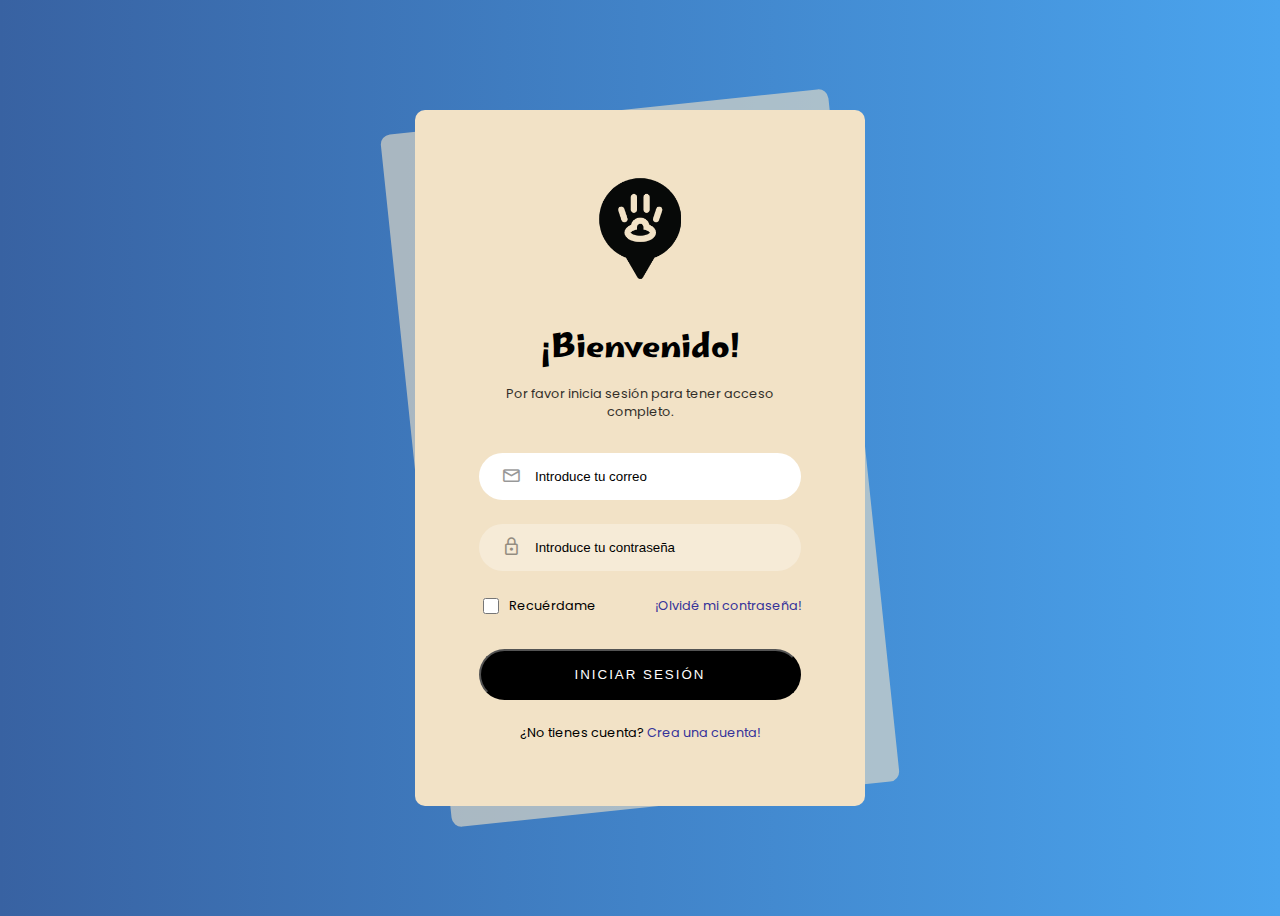
<file: login.html>
<!DOCTYPE html>
<html lang="en">

<head>
    <meta charset="UTF-8">
    <meta http-equiv="X-UA-Compatible" content="IE=edge">
    <meta name="viewport" content="width=device-width, initial-scale=1.0">
    <link rel="stylesheet" href="CSS LOGIN/estiloslo.css"/>
    <link rel="stylesheet" href="https://fonts.googleapis.com/css2?family=Material+Symbols+Rounded:opsz,wght,FILL,GRAD@48,600,0,0"/>
    <title>Inicio de Sesión</title>
    <link rel="icon" href="IMAGENES LOGIN/favicon-32x32.png">
</head>

<body>

    <div class="login-card-container">
        <div class="login-card">
            <div class="login-card-logo">
                <img src="IMAGENES LOGIN/logonegro.png" alt="logo">
            </div>
            <div class="login-card-header">
                <h1>¡Bienvenido!</h1>
                <div>Por favor inicia sesión para tener acceso completo.</div>
            </div>
            <form class="login-card-form">
                <div class="form-item">
                    <span class="form-item-icon material-symbols-rounded">mail</span>
                    <input type="text" placeholder="Introduce tu correo" id="emailForm" 
                    autofocus required>
                </div>
                <div class="form-item">
                    <span class="form-item-icon material-symbols-rounded">lock</span>
                    <input type="password" placeholder="Introduce tu contraseña" id="passwordForm"
                     required>
                </div>
                <div class="form-item-other">
                    <div class="checkbox">
                        <input type="checkbox" id="rememberMeCheckbox">
                        <label for="rememberMeCheckbox">Recuérdame</label>
                    </div>
                    <a href="#">¡Olvidé mi contraseña!</a>
                </div>
                <button onclick="login()">Iniciar sesión</button>
            </form>
            <div class="login-card-footer">
                ¿No tienes cuenta? <a href="#">Crea una cuenta!</a>
            </div>
        </div>
    </div>

    <script src="JS LOGIN/localstorage.js"></script>

</body>

</html>
</file>
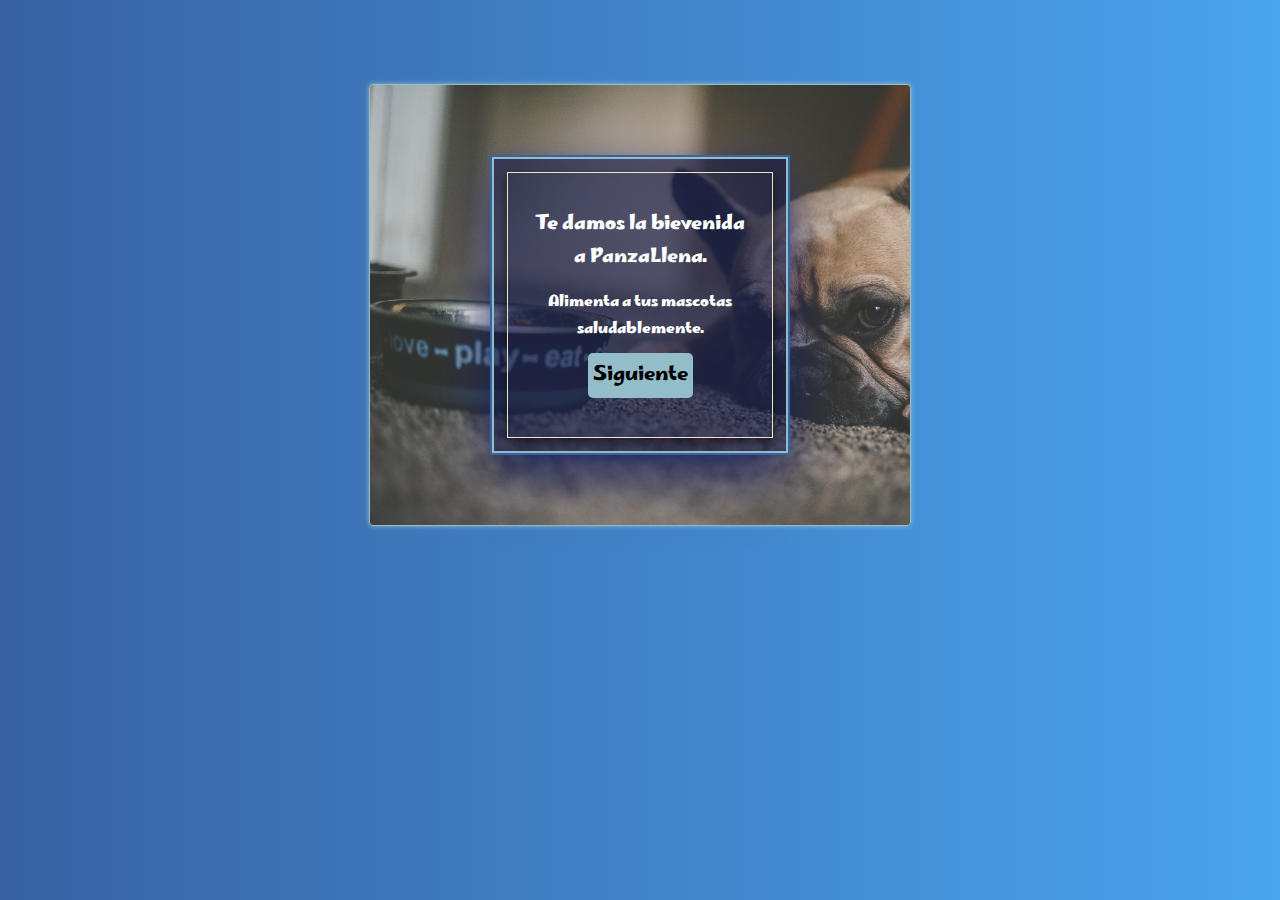
<file: menssage.html>
<!DOCTYPE html>
<html lang="en">
<head>
    <meta charset="UTF-8">
    <meta http-equiv="X-UA-Compatible" content="IE=edge">
    <meta name="viewport" content="width=device-width, initial-scale=1.0">
    <link rel="stylesheet" href="/css-menssage/menssage.css">
    <title>Inicio de sesión</title>
    <link rel="icon" href="img-menssage/favicon-32x32.png">
</head>
<body>
    <section>
        <div class="container">
          <div class="background-img">
            <div class="box">
              <span></span>
              <span></span>
              <span></span>
              <span></span>
              <div class="content">
                <h2>Te damos la bievenida a PanzaLlena.</h2>
                <h3>Alimenta a tus mascotas saludablemente.</h3>
                <a href="/index.html"><button>Siguiente</button></a>
              </div>
              
            </div>
          </div>
        </div>
      </section>
</body>
</html>
</file>
<file: css-menssage/menssage.css>
@import url('https://fonts.googleapis.com/css2?family=Poppins:wght@300;400;600;700&display=swap');
@import url('https://fonts.googleapis.com/css2?family=Open+Sans:wght@300&display=swap');
@import url('https://fonts.googleapis.com/css2?family=Marhey:wght@300&display=swap');

*{
    margin: 0;
    padding: 0;
}

.container{  padding-top: 20px;
    padding-bottom: 20px;}

body {
    background: linear-gradient( 90deg, #3862A2, #4AA4EE  );
}

.background-img{
    background-image: url("/img-menssage/imgdog02.jpg");
    height: 400px;
    width: 500px;
    background-repeat: no-repeat;
    background-size: cover;
    margin: 5% auto;
    padding:20px;
    border: 1px solid #93BDC9 ;
    border-radius: 4px;
    box-shadow: 0px 0px 5px #93BDC9 ;
    position: relative;
  }

.content h2 {
    font-family: 'Marhey', sans-serif;
    padding-top: 15px;
    font-size: 19px;
}

.content h3 {
    font-family: 'Marhey', sans-serif;
    padding-top: 15px;
    font-size: 15px;
}

.content button {
    background-color: #93BDC9;
    border: none;
    font-size: 20px;
    font-weight: 600;
    margin: 10px;
    font-family: 'Marhey', sans-serif;
    padding: 5px;
    border-radius: 5px;

}

.content button:hover {
    background: linear-gradient( 70deg,  #3862A2, #93BDC9, #3862A2);
}

.box{
    position: absolute;
    top: 50%;
    left: 50%;
    transform: translate(-50%, -50%);
    width: 300px;
    height: 300px;
    background: #111845a6;
    box-sizing: border-box;
    overflow: hidden;
    box-shadow: 0 20px 50px rgb(23, 32, 90);
    border: 2px solid #3862A2;
    color: white;
    padding: 20px;
}

.box::before{
    content: '';
    position: absolute;
    top: 0;
    left: -100%;
    width: 100%;
    height: 100%;
    background: rgba(red, green, blue, alpha);
    transition: 0.5s;
    pointer-events: none;
}

.box:hover::before {
    left: -50%;
    transform: skewX(-5deg);
}

.box .content{
    position:absolute;
    top:15px;
    left:15px;
    right:15px;
    bottom:15px;
    border:1px solid #F2E2C6;
    padding:20px;
    text-align:center;
    box-shadow: 0 5px 10px rgba(9,0,0,0.5); 
  }

  .box span{
    position: absolute;
    top: 0;
    left: 0;
    width: 100%;
    height: 100%;
    display: block;
    box-sizing: border-box;
}

.box span:nth-child(1)
{
  transform:rotate(0deg);
}

.box span:nth-child(2)
{
  transform:rotate(90deg);
}

.box span:nth-child(3)
{
  transform:rotate(180deg);
}

.box span:nth-child(4)
{
  transform:rotate(270deg);
}

.box span:before
{
  content: '';
  position: absolute;
  width:100%;
  height: 2px;
  background: #93BDC9 ;
  animation: animate 4s linear infinite;
}

@keyframes animate {
    0% {
    transform:scaleX(0);
    transform-origin: left;
    }
    50%
    {
      transform:scaleX(1);
    transform-origin: left;
    }
    50.1%
    {
      transform:scaleX(1);
    transform-origin: right;
      
    }
    
    100%
    {
      transform:scaleX(0);
    transform-origin: right;
      
    }
    
    
  }
</file>
<file: CSS LOGIN/estiloslo.css>
@import url('https://fonts.googleapis.com/css2?family=Open+Sans:wght@300&display=swap');
@import url('https://fonts.googleapis.com/css2?family=Marhey:wght@300&display=swap');

@import url("reset.css");
@import url('https://fonts.googleapis.com/css2?family=Poppins:wght@400;600&display=swap');

body {
    font-family: 'Poppins', sans-serif;
    min-height: 100vh;
    background: linear-gradient(to right, #3862A2, #4aa4ee);
    display: flex;
    justify-content: center;
    align-items: center;
}


/* Login Card */
.login-card {
    width: 450px;
    background: #f2e2c6;
    padding: 4rem;
    border-radius: 10px;
    position: relative;
}

.login-card::before {
    content: '';
    position: absolute;
    inset: 0;
    background: #f2e2c6;
    transform: rotate(-6deg);
    border-radius: 10px;
    z-index: -1;
    opacity: .6;
}
/* ---------- */

/* Login Card Logo */
.login-card-logo {
    margin-bottom: 2rem;
}

.login-card-logo img {
    width: 90px;
}
/* ---------- */

/* Login Card Standard */
.login-card-logo,
.login-card-header,
.login-card-footer {
    text-align: center;
}

.login-card a {
    text-decoration: none;
    color: #35339a;
}

.login-card a:hover {
    text-decoration: underline;
}
/* ---------- */

/* Login Card Header */
.login-card-header {
    margin-bottom: 2rem;
}

.login-card-header h1 {
    font-size: 2rem;
    font-weight: 600;
    margin-bottom: .5rem;
    font-family: 'Marhey', sans-serif;
}

.login-card-header h1+div {
    font-size: calc(1rem * .8);
    opacity: .8;
}
/* ---------- */

/* Login Card Form */
.login-card-form {
    display: flex;
    flex-direction: column;
    gap: 1.5rem;
}

.login-card-form .form-item {
    position: relative;
}

.login-card-form .form-item .form-item-icon {
    position: absolute;
    top: .82rem;
    left: 1.4rem;
    font-size: 1.3rem;
    opacity: .4;
}

.login-card-form .checkbox {
    display: flex;
    align-items: center;
    gap: 7px;
}

.login-card-form .form-item-other {
    display: flex;
    align-items: center;
    justify-content: space-between;
    font-size: calc(1rem * .8);
    margin-bottom: .5rem;
}
/* ---------- */

/* Login Card Footer */
.login-card-footer {
    margin-top: 1.5rem;
    font-size: calc(1rem * .8);
}
/* ---------- */

/* Login Card Form Elements */
.login-card input[type="text"],
.login-card input[type="password"],
.login-card input[type="email"] {
    border: none;
    outline: none;
    background: rgba(255, 255, 255, .3);
    padding: 1rem 1.5rem;
    padding-left: calc(1rem * 3.5);
    border-radius: 100px;
    width: 100%;
    transition: background .5s;
}

.login-card input:focus {
    background: white;
}

.login-card input[type="checkbox"] {
    width: 16px;
    height: 16px;
    accent-color: black;
}

.login-card button {
    background: black;
    color: white;
    padding: 1rem;
    border-radius: 100px;
    text-align: center;
    text-transform: uppercase;
    letter-spacing: 2px;
    transition: background .5s;
}

.login-card button:hover {
    background-color: rgba(0, 0, 0, 0.85);
    cursor: pointer;
}

/* Responsive */
@media (max-width: 768px) {

    body {
        padding: 2rem 0;
    }

    .login-card {
        width: 280px;
        padding: 2rem;
    }

}
</file>
